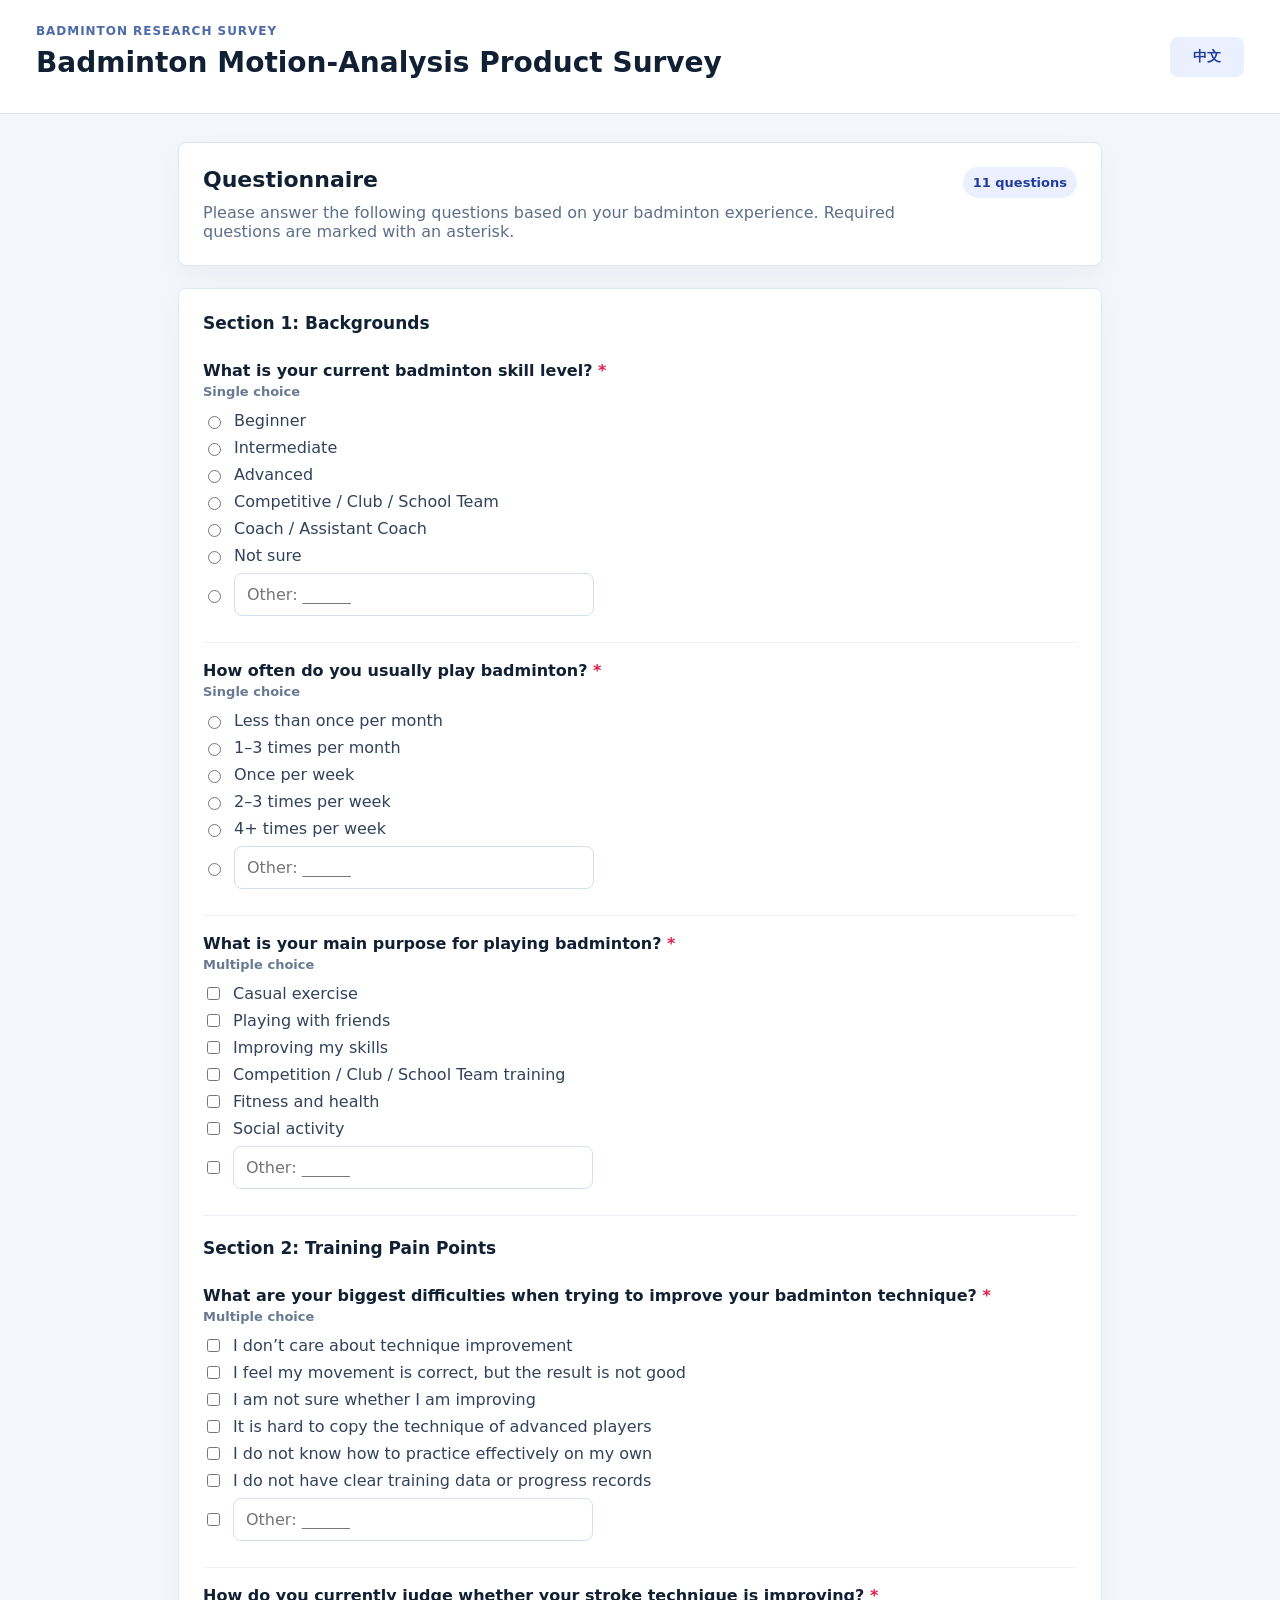
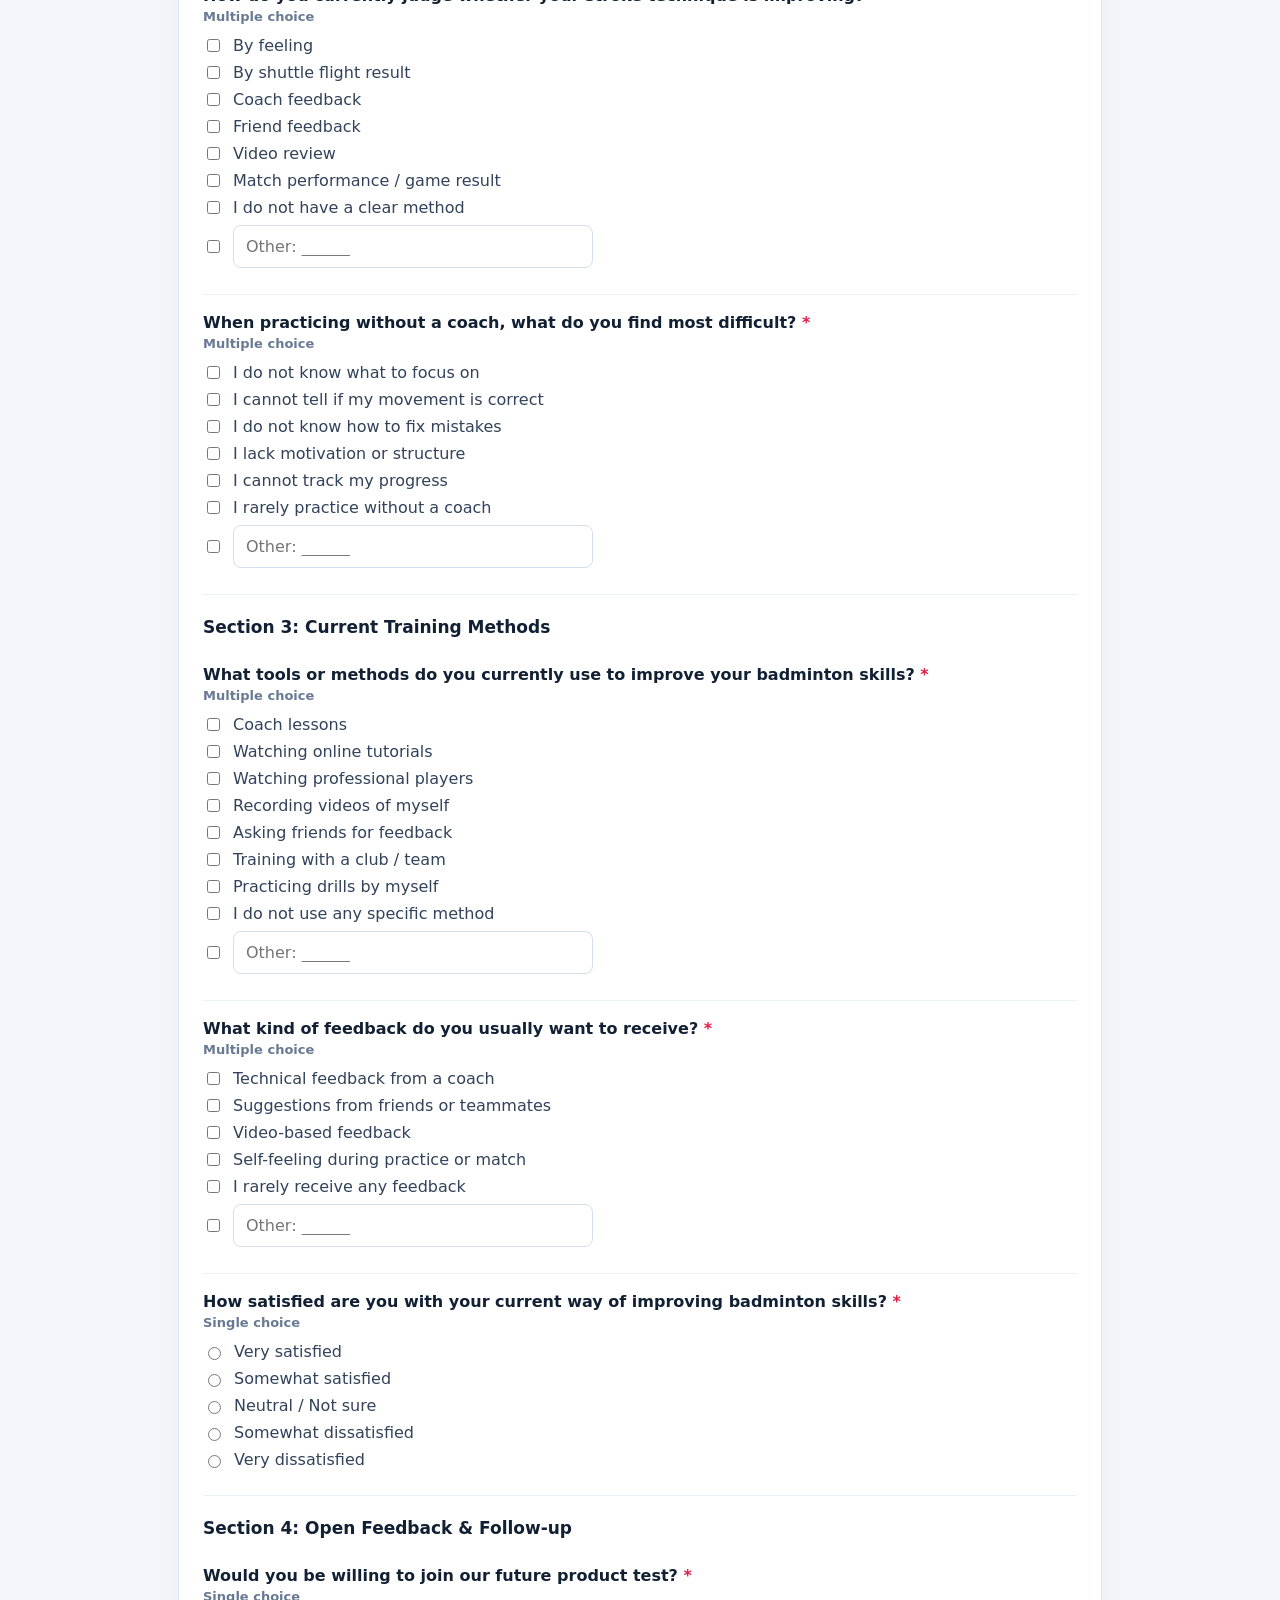
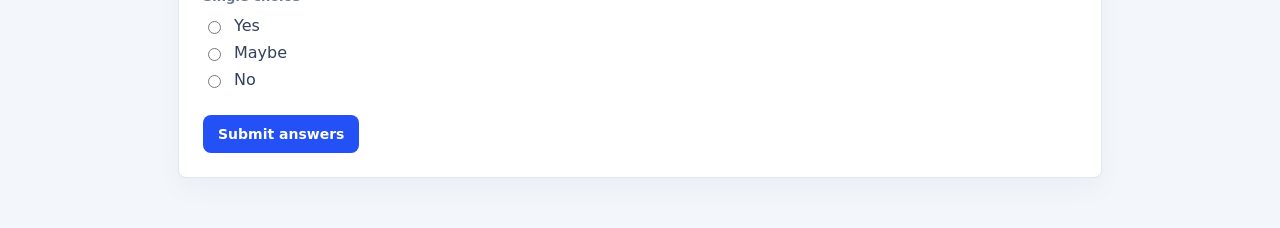
<file: index.html>
<!doctype html>
<html lang="en">
<head>
  <meta charset="utf-8" />
  <meta name="viewport" content="width=device-width, initial-scale=1" />
  <title>Badminton Motion-Analysis Product Survey</title>
  <link rel="stylesheet" href="styles.css?v=20260717-1" />
</head>
<body>
  <header class="siteHeader">
    <div>
      <p id="eyebrow" class="eyebrow">Badminton research survey</p>
      <h1 id="pageHeading">Badminton Motion-Analysis Product Survey</h1>
    </div>
    <button id="languageToggle" class="secondary" type="button">中文</button>
  </header>

  <main class="page">
    <section class="panel introPanel">
      <div>
        <h2 id="formHeading">Questionnaire</h2>
        <p id="formIntro" class="muted">Please answer the following questions based on your badminton experience. Required questions are marked with an asterisk.</p>
      </div>
      <span class="pill" id="questionCount"></span>
    </section>

    <section class="panel">
      <form id="clientForm" class="form"></form>
    </section>
  </main>

  <div id="successModal" class="modalOverlay" role="dialog" aria-modal="true" aria-labelledby="successHeading">
    <div class="modal">
      <h2 id="successHeading">Thank you</h2>
      <p id="successText">Your questionnaire has been submitted successfully.</p>
      <button id="closeSuccessModal" type="button">Close</button>
    </div>
  </div>

  <div id="toast" class="toast" role="status" aria-live="polite"></div>

  <script src="config.js?v=20260717-1"></script>
  <script src="schema.js?v=20260717-1"></script>
  <script src="translations.js?v=20260717-1"></script>
  <script src="data-service.js?v=20260717-1"></script>
  <script src="client.js?v=20260717-1"></script>
</body>
</html>
</file>
<file: styles.css>
:root {
  font-family: Inter, ui-sans-serif, system-ui, -apple-system, BlinkMacSystemFont, "Segoe UI", sans-serif;
  color: #122033;
  background: #f3f6fb;
}
* { box-sizing: border-box; }
body { margin: 0; }
h1, h2, h3 { margin: 0 0 10px; line-height: 1.18; letter-spacing: 0; }
h1 { font-size: 28px; }
h2 { font-size: 22px; }
h3 { font-size: 17px; }
a { color: inherit; text-decoration: none; }
.siteHeader {
  align-items: center;
  background: #fff;
  border-bottom: 1px solid #dfe7f3;
  display: flex;
  gap: 20px;
  justify-content: space-between;
  padding: 24px 36px;
  position: sticky;
  top: 0;
  z-index: 10;
}
.page { margin: 0 auto; max-width: 980px; padding: 28px; }
.eyebrow { color: #4d6ba8; font-size: 12px; font-weight: 800; letter-spacing: 0.08em; margin: 0 0 8px; text-transform: uppercase; }
.muted { color: #5d6f88; margin: 0; }
.panel {
  background: #fff;
  border: 1px solid #dfe7f3;
  border-radius: 8px;
  box-shadow: 0 10px 28px rgba(18, 32, 51, 0.04);
  margin-bottom: 22px;
  padding: 24px;
}
.introPanel { align-items: flex-start; display: flex; gap: 18px; justify-content: space-between; }
button, .button {
  background: #2451f5;
  border: 0;
  border-radius: 8px;
  color: #fff;
  cursor: pointer;
  display: inline-flex;
  font: inherit;
  font-size: 14px;
  font-weight: 800;
  justify-content: center;
  padding: 11px 15px;
}
.secondary { background: #eaf0ff; color: #233d9d; min-width: 74px; }
.pill { background: #eaf0ff; border-radius: 999px; color: #233d9d; display: inline-flex; font-size: 13px; font-weight: 800; padding: 8px 10px; white-space: nowrap; }
.formSection { border-top: 1px solid #e9eef7; padding-top: 22px; }
.formSection:first-child { border-top: 0; padding-top: 0; }
.formGroup { border-top: 1px solid #edf2f8; padding: 18px 0; }
.formGroup:first-of-type { border-top: 0; }
.questionLabel { display: block; font-weight: 800; margin-bottom: 4px; }
.questionMeta { color: #687a92; font-size: 13px; font-weight: 700; margin: 0 0 12px; }
.required { color: #e11d48; }
input, textarea {
  background: #fff;
  border: 1px solid #d4deec;
  border-radius: 8px;
  color: #122033;
  font: inherit;
  padding: 11px 12px;
  width: 100%;
}
textarea { min-height: 96px; resize: vertical; }
.choice { align-items: center; color: #31425a; display: flex; gap: 10px; margin: 8px 0; }
.choice input[type="checkbox"], .choice input[type="radio"] { flex: 0 0 auto; width: auto; }
.otherChoice input[type="text"] { max-width: 360px; }
.contactGrid { display: grid; gap: 12px; grid-template-columns: repeat(2, minmax(0, 1fr)); }
.toast {
  background: #122033;
  border-radius: 8px;
  bottom: 18px;
  color: #fff;
  left: 50%;
  max-width: min(440px, calc(100vw - 32px));
  opacity: 0;
  padding: 12px 16px;
  pointer-events: none;
  position: fixed;
  transform: translate(-50%, 12px);
  transition: 0.2s ease;
  z-index: 20;
}
.toast.show { opacity: 1; transform: translate(-50%, 0); }
.modalOverlay { align-items: center; background: rgba(18, 32, 51, 0.44); display: none; inset: 0; justify-content: center; padding: 18px; position: fixed; z-index: 30; }
.modalOverlay.show { display: flex; }
.modal { background: #fff; border-radius: 8px; box-shadow: 0 24px 80px rgba(18, 32, 51, 0.22); max-width: 420px; padding: 24px; width: 100%; }
.modal p { color: #5d6f88; margin: 0 0 18px; }
.sharePage { align-items: center; display: flex; justify-content: center; min-height: 100vh; padding: 24px; }
.sharePanel { max-width: 520px; text-align: center; width: 100%; }
.qrImage { background: #fff; border: 1px solid #dfe7f3; border-radius: 8px; display: block; height: 260px; margin: 20px auto; padding: 10px; width: 260px; }
#clientUrl { margin-bottom: 16px; text-align: center; }
@media (max-width: 760px) {
  .siteHeader, .introPanel { align-items: stretch; flex-direction: column; }
  .contactGrid { grid-template-columns: 1fr; }
  .page { padding: 16px; }
  .siteHeader { padding: 20px 16px; }
}
.sectionDescription {
  margin: 0 0 20px;
  padding: 16px;
  border-left: 4px solid #2348ff;
  background: #f4f7ff;
  line-height: 1.6;
}
.sectionDescription strong { display: block; margin-bottom: 8px; }
.sectionDescription p { margin: 0; }

.questionDescription {
  margin: 6px 0 12px;
  color: #667085;
  font-size: 0.9rem;
  line-height: 1.5;
}
[hidden] { display: none !important; }
.otherChoice span { flex: 0 0 auto; }
</file>
